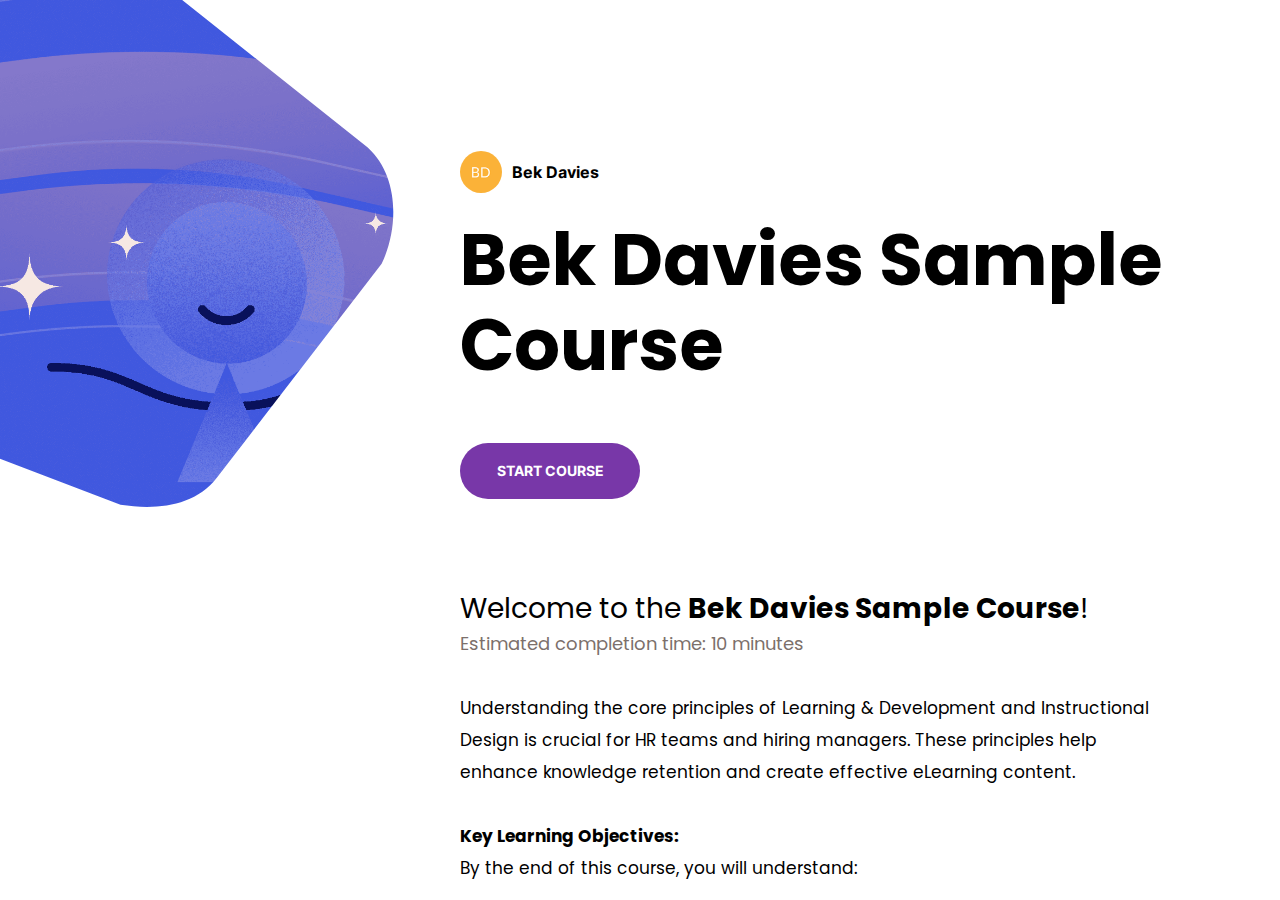
<file: index.html>
<!DOCTYPE html>
<html lang="en" class="">
  <head>
    <meta http-equiv="X-UA-Compatible" content="IE=edge,chrome=1">
    <meta name="viewport" content="width=device-width, initial-scale=1">
    <meta charset="utf-8">

    <title>Bek Davies Sample Course</title>

    <link type="text/css" rel="stylesheet" href="lib/icomoon.css">
    <script type="text/javascript" src="lib/player-0.0.11.min.js"></script>
    <script type="text/javascript" src="lib/lzwcompress.js"></script>

    <!-- Resize Hack -->
    <script type="text/javascript">
      window.resizeTo(screen.width, screen.height);
    </script>
    
    <!--[if lt IE 9]>
    <script src="//html5shiv.googlecode.com/svn/trunk/html5.js"></script>
    <![endif]-->

    <script id="__ENTRY__" type="application/json">
      {".js":["rise/5403aef5.js"]}
    </script>

    <script id="__REMOTE_ENTRIES__" type="application/json">
      {"mondrian":{".js":["mondrian/entry.js"]}}
    </script>

    <script>
      (function() {
        const jsonp = {}

        function loadModule(manifest) {
          const p = []

          if (manifest['.css'] != null) {
            for (var idx = 0; idx < manifest['.css'].length; idx++) {
              p.push(new Promise((resolve, reject) => {
                var link = document.createElement('link')
                link.onload = resolve
                link.onerror = reject
                link.rel = 'stylesheet'
                link.href = 'lib/' + manifest['.css'][idx]
                document.body.appendChild(link)
              }))
            }
          }

          if (manifest['.js'] != null) {
            for (var idx = 0; idx < manifest['.js'].length; idx++) {
              p.push(new Promise((resolve, reject) => {
                var script = document.createElement('script')
                script.onload = resolve
                script.onerror = reject
                script.src = 'lib/' + manifest['.js'][idx]
                document.body.appendChild(script)
              }))
            }
          }

          return Promise.all(p)
        }

        function deserialize(str) {
          const buffer = Uint8Array.from(atob(str), c => c.charCodeAt(0))
          const json = new TextDecoder().decode(buffer)
          const result = JSON.parse(json)
          return result
        }

        function __loadEntry() {
          return loadModule(JSON.parse(document.getElementById('__ENTRY__').textContent))
        }

        function __loadRemoteEntry(name) {
          const manifest = JSON.parse(document.getElementById('__REMOTE_ENTRIES__').textContent)
          if (manifest[name] == null) throw new Error(`Missing manifest for remote entry "${name}".`)
          return loadModule(manifest[name])
        }
        
        async function __loadJsonp(id, path) {
          try {
            return await new Promise((resolve, reject) => {
              try {
                jsonp[id] = resolve
                const script = document.createElement('script')
                script.onerror = reject
                script.src = `./${path}`
                document.head.appendChild(script)
              } catch (err) {
                reject(err)
              }
            })
          } finally {
            delete jsonp[id]
          }
        }

        function __resolveJsonp(id, data) {
          const resolve = jsonp[id]
          if (typeof resolve !== 'function') {
            throw new Error(`Could not load JSONP "${id}"`)
          }
          resolve(data)
        }

        async function __fetchCourse(name) {
          name = name == null ? window.i18n.default : name
          if (!window.i18n.available.includes(name)) {
            console.warn(`Could not load locale "${name}"`)
            name = window.i18n.available[0]
          }
          const encoded = await __loadJsonp(`course:${name}`, `locales/${name}.js`)
          const courseData = deserialize(encoded)
          return courseData
        }

        window.__loadEntry = __loadEntry
        window.__loadRemoteEntry = __loadRemoteEntry
        window.__loadJsonp = __loadJsonp
        window.__resolveJsonp = __resolveJsonp
        window.__fetchCourse = __fetchCourse
      })()
    </script>
  </head>
  <body>
    <div id="app"></div>
    <script type="text/javascript">
  (function(root) {
    window.i18n = {"available":["und"],"default":"und"};
    window.partnerContent = [];

    function isExport() {
      return true;
    }

    function resolvePath(path) {
      return ('assets/').concat(path);
    }

    function resolveFontPath(font) {
      return ('lib/fonts/').concat(font.key.split('/').reverse()[0]);
    }

    function fetchAvailableLocales() {
      return window.i18n
    }

    root.Runtime = {
      fetch: window.__fetchCourse,
      fetchAvailableLocales: fetchAvailableLocales,
      isExport: isExport,
      resolvePath: resolvePath,
      resolveFontPath: resolveFontPath
    };
  }(window));
</script>

    
    <script>__loadEntry()</script>
    
  </body>
</html>
</file>
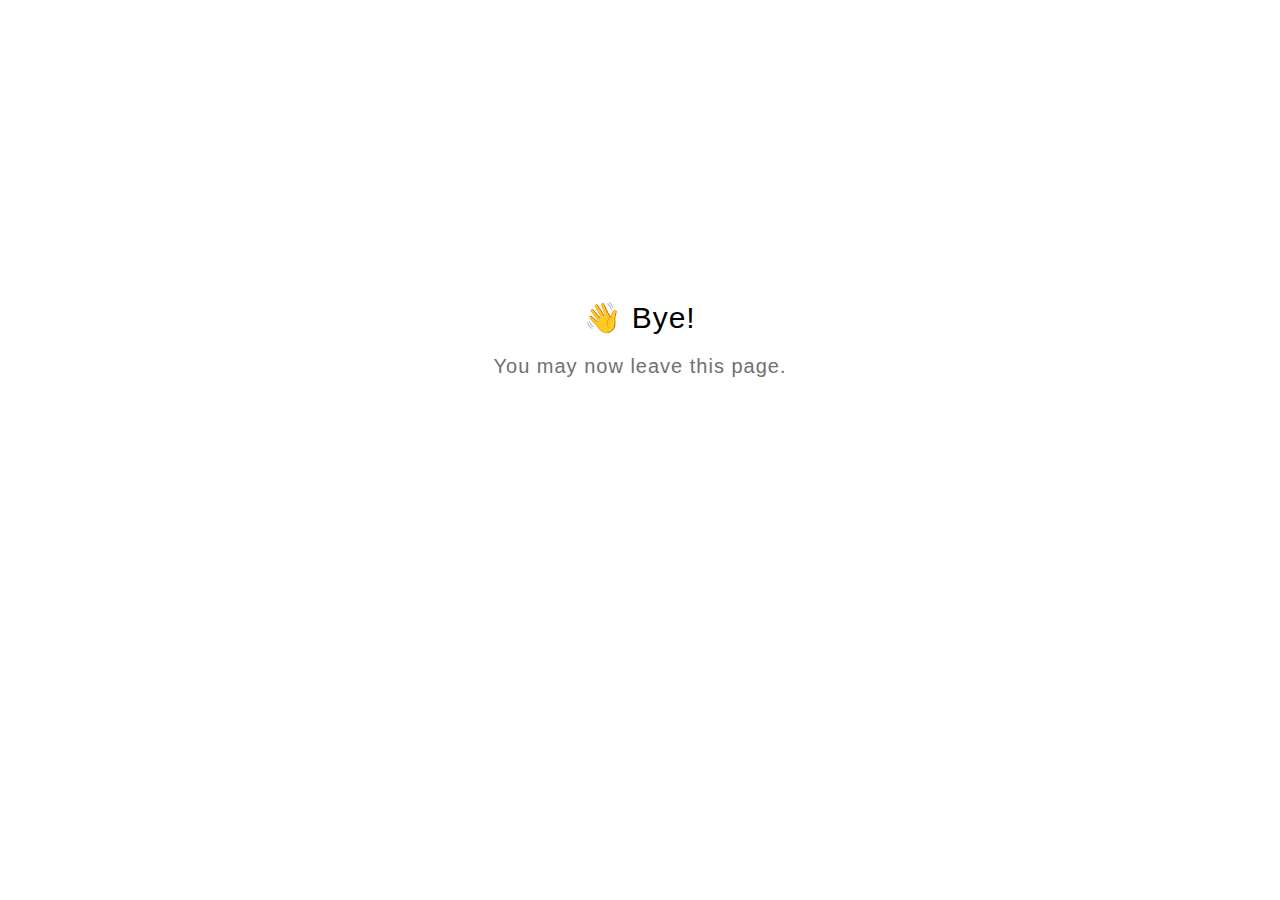
<file: goodbye.html>
<!DOCTYPE html>
<html lang="en">
  <head>
    <title>Goodbye</title>
    <meta charset="utf-8" lang="en">
    <style>
      html {
        font-size: 20px;
        font-family: 'lato', sans-serif;
        font-weight: lighter;
        letter-spacing: 0.05rem;
      }

      .goodbye-container {
        text-align: center;
        margin-top: 15rem;
      }

      .bye-message {
        font-size: 1.5rem;
      }

      .exit-text {
        color: #707070;
        margin-top: 1rem;
      }
    </style>
  </head>
  <body>
    <div class="goodbye-container">
      <div class="bye-message">👋 Bye!</div>
      <div class="exit-text">You may now leave this page.</div>
    </div>
  </body>
</html>
</file>
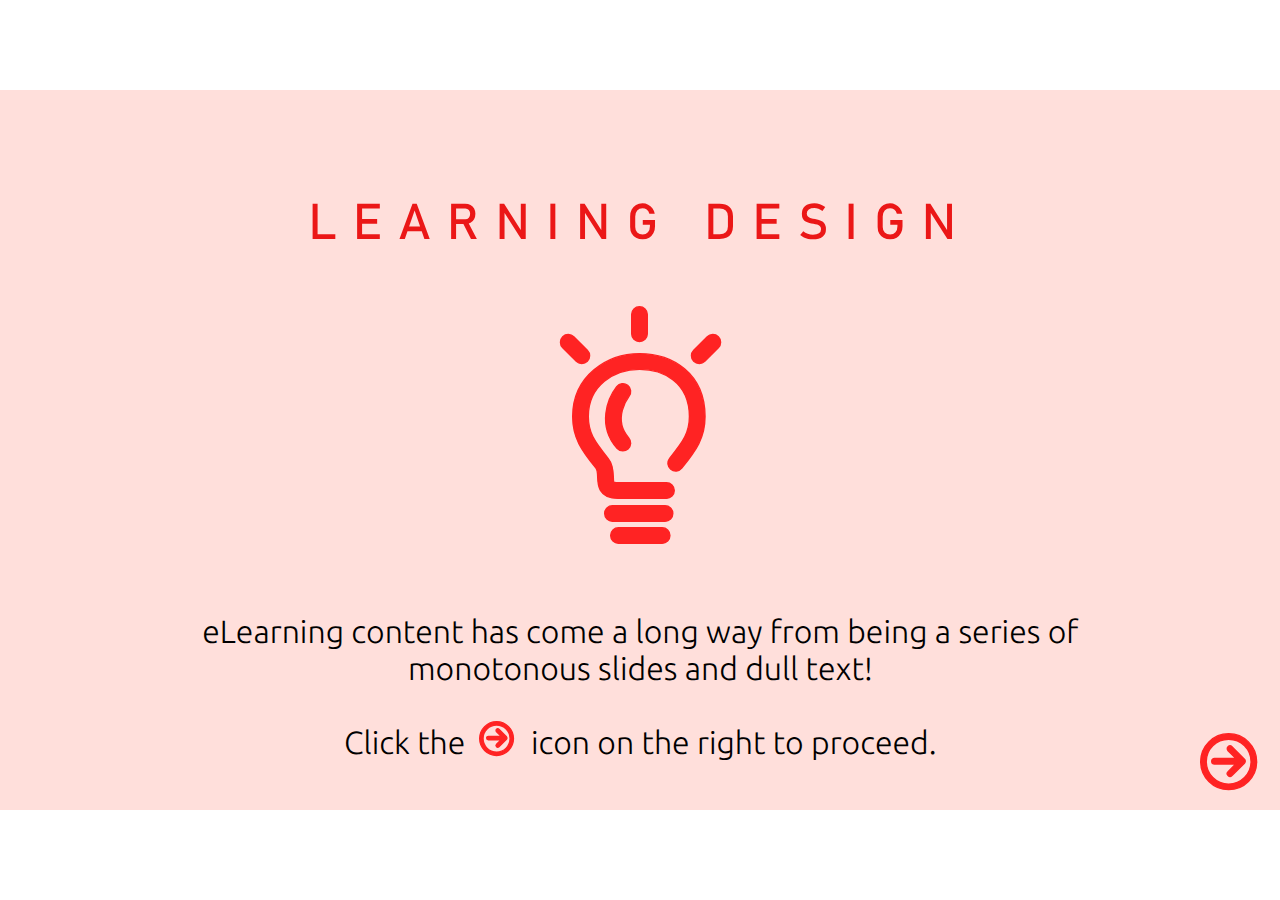
<file: assets/9N6ea6Z5avRjUqSz/story.html>
﻿<!doctype html>
<html lang="en-US">
<head>
  <meta charset="utf-8">
  <!-- Created using Storyline 360 x64 - http://www.articulate.com  -->
  <!-- version: 3.94.33511.0 -->
  <title>Learning Design</title>
  <meta http-equiv="x-ua-compatible" content="IE=edge"/>
  <meta name="viewport" content="width=device-width,initial-scale=1,user-scalable=no,shrink-to-fit=no,minimal-ui"/>
  <meta name="apple-mobile-web-app-capable" content="yes"/>
  <style>
    html, body { height: 100%; padding: 0; margin: 0 }
    #app { height: 100%; width: 100%; }
  </style>

  <script>
    window.DS = {};
    window.globals = {
      DATA_PATH_BASE: '',
      HAS_FRAME: true,
      HAS_SLIDE: true,

      lmsPresent: false,
      tinCanPresent: false,
      cmi5Present: false,
      aoSupport: false,
      scale: 'noscale',
      captureRc: false,
      browserSize: 'optimal',
      bgColor: '#FFFFFF',
      features: 'DropInAcc,DropInBase,DropInCore,DropInInteractions,DropInMisc,DropInVectors,DropInVideo,LayerPresentAsDialog,MultipleQuizTracking,UpdatedThemeEditor',
      themeName: 'unified',
      preloaderColor: '#8C8C8C',
      suppressAnalytics: false,
      productChannel: 'stable',
      publishSource: 'storyline',
      aid: 'aid|692fcbe8-da1c-46d5-bb01-0c0bcf866e33',
      cid: 'd69cdf36-3638-4624-be4b-4a5d78874c09',
      playerVersion: '3.94.33511.0',
      publishTimestamp: '2024-11-28T02:54:49.1350234Z',
      maxIosVideoElements: 10,
      connectionSettings: { message: 'You%20are%20offline.%20Trying%20to%20reconnect...', useDarkTheme: true, mode: 'disabled' },
      hasFeature: function(feature) {
        return this.features.split(',').includes(feature);
      },
      
      parseParams: function(qs) {
        if (window.globals.parsedParams != null) {
          return window.globals.parsedParams;
        }
        qs = (qs || window.location.search.substr(1)).split('+').join(' ');
        var params = {},
            tokens,
            re = /[?&]?([^=]+)=([^&]*)/g;

        while (tokens = re.exec(qs)) {
          params[decodeURIComponent(tokens[1]).trim()] =
            decodeURIComponent(tokens[2]).trim();
        }
        window.globals.parsedParams = params;
        return params;
      }

    };
  </script>
  <script>
    var isIe11 = ('ActiveXObject' in window || window.MSBlobBuilder != null)
      && window.msCrypto != null && !window.ActiveXObject;
    if (isIe11) {
      window.globals.unsupportedBrowser = true;
      document.write(atob('[base64]'));
    }
  </script>

  <script>
    if (window.globals.hasFeature('MultiLanguageSinglePackageSupport')) {
      
      
    }
  </script>

  
  <script>window.THREE = { };</script>
  
<meta name="robots" content="noindex, nofollow"></head>
<body style="background: #FFFFFF" class="cs-HTML theme-unified">
<script src="player-interface.js"></script>
  <script>!function(){var e,i=/iPhone/i,o=/iPod/i,n=/iPad/i,t=/\biOS-universal(?:.+)Mac\b/i,r=/\bAndroid(?:.+)Mobile\b/i,a=/Android/i,d=/(?:SD4930UR|\bSilk(?:.+)Mobile\b)/i,p=/Silk/i,l=/Windows Phone/i,u=/\bWindows(?:.+)ARM\b/i,b=/BlackBerry/i,s=/BB10/i,c=/Opera Mini/i,f=/\b(CriOS|Chrome)(?:.+)Mobile/i,h=/Mobile(?:.+)Firefox\b/i,v=function(e){return void 0!==e&&"MacIntel"===e.platform&&"number"==typeof e.maxTouchPoints&&e.maxTouchPoints>1&&"undefined"==typeof MSStream};e=function(e){var m={userAgent:"",platform:"",maxTouchPoints:0};e||"undefined"==typeof navigator?"string"==typeof e?m.userAgent=e:e&&e.userAgent&&(m={userAgent:e.userAgent,platform:e.platform,maxTouchPoints:e.maxTouchPoints||0}):m={userAgent:navigator.userAgent,platform:navigator.platform,maxTouchPoints:navigator.maxTouchPoints||0};var g=m.userAgent,y=g.split("[FBAN");void 0!==y[1]&&(g=y[0]),void 0!==(y=g.split("Twitter"))[1]&&(g=y[0]);var A=function(e){return function(i){return i.test(e)}}(g),w={apple:{phone:A(i)&&!A(l),ipod:A(o),tablet:!A(i)&&(A(n)||v(m))&&!A(l),universal:A(t),device:(A(i)||A(o)||A(n)||A(t)||v(m))&&!A(l)},amazon:{phone:A(d),tablet:!A(d)&&A(p),device:A(d)||A(p)},android:{phone:!A(l)&&A(d)||!A(l)&&A(r),tablet:!A(l)&&!A(d)&&!A(r)&&(A(p)||A(a)),device:!A(l)&&(A(d)||A(p)||A(r)||A(a))||A(/\bokhttp\b/i)},windows:{phone:A(l),tablet:A(u),device:A(l)||A(u)},other:{blackberry:A(b),blackberry10:A(s),opera:A(c),firefox:A(h),chrome:A(f),device:A(b)||A(s)||A(c)||A(h)||A(f)},any:!1,phone:!1,tablet:!1};return w.any=w.apple.device||w.android.device||w.windows.device||w.other.device,w.phone=w.apple.phone||w.android.phone||w.windows.phone,w.tablet=w.apple.tablet||w.android.tablet||w.windows.tablet,w}(),"object"==typeof exports&&"undefined"!=typeof module?module.exports=e:"function"==typeof define&&define.amd?define((function(){return e})):this.isMobile=e}();
    window.isMobile.apple.tablet = window.isMobile.apple.tablet ||
      (navigator.platform === 'MacIntel' && navigator.maxTouchPoints > 1);
    window.isMobile.apple.device = window.isMobile.apple.device || window.isMobile.apple.tablet;
    window.isMobile.tablet = window.isMobile.tablet || window.isMobile.apple.tablet;
    window.isMobile.any = window.isMobile.any || window.isMobile.apple.tablet;
  </script>

  <div id="focus-sink" tabindex="-1"></div>

  <div id="preso"></div>
  <script>
    (function() {

      var classTypes = [ 'desktop', 'mobile', 'phone', 'tablet' ];

      var addDeviceClasses = function(prefix, testObj) {
        var curr, i;
        for (i = 0; i < classTypes.length; i++) {
          curr = classTypes[i];
          if (testObj[curr]) {
            document.body.classList.add(prefix + curr);
          }
        }
      };

      var params = window.globals.parseParams(),
          isDevicePreview = params.devicepreview === '1',
          isPhoneOverride = params.deviceType === 'phone' || (isDevicePreview && params.phone == '1'),
          isTabletOverride = (params.deviceType === 'tablet' || isDevicePreview) && !isPhoneOverride,
          isMobileOverride = isPhoneOverride || isTabletOverride;

      var deviceView = {
        desktop: !window.isMobile.any && !isMobileOverride,
        mobile: window.isMobile.any || isMobileOverride,
        phone: isPhoneOverride || (window.isMobile.phone && !isTabletOverride),
        tablet: isTabletOverride || window.isMobile.tablet
      };

      window.globals.deviceView = deviceView;
      window.isMobile.desktop = !window.isMobile.any;
      window.isMobile.mobile = window.isMobile.any;

      addDeviceClasses('view-', deviceView);

    })();
  </script>
  
  <script src='story_content/triggers.js' type=text/javascript></script>
<script src='story_content/user.js' type=text/javascript></script>
  <div class="slide-loader"></div>

  <script>
    var doc = document, loader = doc.body.querySelector('.slide-loader'); [ 1, 2, 3 ].forEach(function(n) { var d = doc.createElement('div'); d.style.backgroundColor = window.globals.preloaderColor; d.classList.add('mobile-loader-dot'); d.classList.add('dot' + n); loader.appendChild(d); });
  </script>

  <div class="mobile-load-title-overlay" style="display: none">
    <div class="mobile-load-title">Learning Design</div>
  </div>

  <div class="mobile-chrome-warning"></div>

  
<style>
  .warn-connection-dialog {
    display: none;
    background: transparent;
    pointer-events: all;
    position: fixed;
    left: 0;
    top: 0;
    width: 100%;
    height: 100%;
    z-index: 999;
  }

  .warn-connection-content {
    pointer-events: all;
    border-radius: 4px;
    background: white;
    border: 1px solid #E7E7E7;
    color: #333333;
    box-shadow: 0 2px 4px rgba(0, 0, 0, 0.25);
    transition: all 150ms ease-out;
    position: absolute;
    white-space: nowrap;
  }

  .view-phone.is-landscape .warn-connection-content {
    left: 23px;
    bottom: 23px;
  }

  .view-tablet.is-landscape .warn-connection-content {
    left: 50%;
    top: 20px;
    transform: translateX(-50%);
  }

  .view-mobile.is-portrait .warn-connection-content {
    transform: translate(-50%, calc(-100% - 15px));
  }

  .warn-connection-content p {
    display: inline-block;
    margin: 0 8px 0 0;
    line-height: 33px;
    font-size: 11px;
  }

  .warn-connection-content svg {
    position: relative;
    vertical-align: middle;
    margin: 0 2px 2px 8px;
  }

  .view-desktop .warn-connection-content {
    left: 1.5em;
    bottom: 1.5em;
  }

  .view-desktop .warn-connection-content p {
    font-size: 1.1em;
  }

  .is-offline .warn-connection-dialog {
    display: block;
  }

  .is-offline .cs-panel * {
    pointer-events: none !important;
  }

  .is-offline .cs-panel {
    pointer-events: all !important;
  }

  .is-offline #nav-controls * {
    pointer-events: none !important;
  }

  .is-offline #nav-controls {
    pointer-events: all !important;
  }
</style>

<div class="warn-connection-dialog" role="alertdialog" aria-modal="true" tabindex="0" aria-labelledby="warn-connection-message">
  <div class="warn-connection-content">
    <svg width="17" height="15" viewBox="0 0 17 15" xmlns="http://www.w3.org/2000/svg">
      <path fill="#8F0000" stroke="white" d="M16.07,12.98 L15.88,12.23 L9.51,1.21 C8.97,0.26,7.6,0.26,7.06,1.21 L0.69,12.23 C0.15,13.16,0.81,14.36,1.91,14.36 H14.65 C15.47,14.36,16.05,13.7,16.07,12.98 Z"/>
      <path fill="white" stroke="white" d="M8.58,5.5 C8.35,5.28,8.5,5.35,8.21,5.32 C8.09,5.35,7.97,5.49,7.96,5.67 C7.97,5.79,7.98,5.92,7.98,6.04 L7.98,6.04 C7.99,6.17,8,6.31,8.01,6.43 L8.01,6.44 C8.03,6.92,8.06,7.41,8.09,7.9 L8.09,7.9 C8.12,8.39,8.14,8.88,8.17,9.37 C8.17,9.39,8.18,9.42,8.2,9.44 C8.23,9.46,8.25,9.47,8.28,9.47 C8.31,9.47,8.34,9.46,8.35,9.44 C8.37,9.43,8.38,9.4,8.39,9.35 L8.39,9.34 C8.39,9.24,8.4,9.15,8.4,9.05 L8.4,9.05 C8.41,8.96,8.41,8.86,8.42,8.75 C8.43,8.44,8.45,8.12,8.47,7.81 L8.47,7.81 C8.49,7.49,8.51,7.18,8.53,6.87 C8.55,6.46,8.56,6.05,8.59,5.64 L8.6,5.62 C8.6,5.57,8.59,5.53,8.58,5.5 L8.21,5.32 Z"/>
      <circle fill="white" stroke="white" cx="8.3" cy="11.35" r="0.3"/>
    </svg>
    <p id="warn-connection-message">You are offline. Trying to reconnect...</p>
  </div>
</div>

<script>
  (function() {
    window.DS.connection = {
      warningShown: false,
      assets: {},
      loadingAssetGroup: false,
      retryDelay: 500
    };

    var connectionSettings = window.globals.connectionSettings || {};

    var useConnectionMessages = window.AbortController != null &&
      window.location.protocol != 'file:' &&
      connectionSettings.mode === 'normal';

    window.DS.connection.useConnectionMessages = useConnectionMessages;

    var assetCount = 0;
    var checkLoadedId;


    if (useConnectionMessages && connectionSettings != null) {
      var contentEl = document.querySelector('.warn-connection-content');
      var messageEl = contentEl.querySelector('p');

      if (connectionSettings.useDarkTheme) {
        contentEl.style.borderColor = '#BABBBA';
        contentEl.style.backgroundColor = '#282828';
        contentEl.style.color = '#FFFFFF';
      }

      if (connectionSettings.message != null) {
        messageEl.textContent = window.decodeURIComponent(connectionSettings.message);
      }
    }

    function checkAssetsReady() {
      for (var i in DS.connection.assets) {
        if (!DS.connection.assets[i].success) {
          return false;
        }
      }
      return true;
    }

    function stopAssetGroup() {
      if (!useConnectionMessages) { return; }

      assetCount = 0;

      DS.connection.oldAssetGroup = DS.connection.assets;
      DS.connection.assets = {};
      DS.connection.loadingAssetGroup = false;
      clearInterval(checkLoadedId);
    }

    function startAssetGroup() {
      if (!useConnectionMessages) { return; }
      var ticks = 0;
      clearInterval(checkLoadedId);
      checkLoadedId = setInterval(function() {
        var loaded = 0;
        if (assetCount === 0 && loaded === 0) {
          clearInterval(checkLoadedId);
          return;
        }

        for (var i in DS.connection.assets) {
          if (DS.connection.assets[i].success) {
            loaded++;
          }
        }

        if (assetCount === loaded && checkAssetsReady()) {
          for (var i in DS.connection.assets) {
            if (DS.connection.assets[i].action) {
              DS.connection.assets[i].action();
            }
          }
          hideWarning();
          stopAssetGroup();
        }
      }, 100)
    }

    function requiredAsset(url, action, retry, type) {
      if (!useConnectionMessages) { return; }
      if (DS.connection.assets[url]) { return; }

      DS.connection.assets[url] = {
        success: false, action: action, retry: retry, type: type
      };
      assetCount = Object.keys(DS.connection.assets).length;
      if (!DS.connection.loadingAssetGroup) {
        startAssetGroup();
      }
      DS.connection.loadingAssetGroup = true;
    }

    function assetLoaded(url) {
      if (!useConnectionMessages) { return; }
      if (DS.connection.assets[url]) {
        DS.connection.assets[url].success = true;
      }
    }

    function assetFailed(url) {
      if (!useConnectionMessages) { return; }
      if (!DS.connection.assets[url]) {
        if (/\.js$/.test(url) && url.indexOf('transcripts') === -1) {
          setTimeout(function() {
            if (DS.connection.lastSlideLoaded != null) {
              DS.connection.lastSlideLoaded();
            }
          }, DS.connection.retryDelay);
        }
        return;
      }
      if (!DS.connection.warningShown) { showWarning(); }
      if (DS.connection.assets[url].retry) {
        setTimeout(function() {
          if (!DS.connection.assets[url].success) {
            DS.connection.assets[url].retry()
          }
        }, DS.connection.retryDelay);
      }
    }

    function hideWarning() {
      document.body.classList.remove('is-offline');
      DS.connection.warningShown = false;
      enableKeys();
    }
    DS.connection.hideWarning = hideWarning

    function showWarning(btn) {
      document.body.classList.add('is-offline')
      DS.connection.warningShown = true;
      updateWarningPosition();
      disableKeys();
    }

    function updateWarningPosition() {
      if (!DS.connection.warningShown) {
        return;
      }

      var isPortrait = document.body.classList.contains('is-portrait');
      var isMobile = document.body.classList.contains('view-mobile');
      var warningEl = document.querySelector('.warn-connection-content');

      if (isPortrait && isMobile) {
        var slide = document.querySelector('.primary-slide');
        var slideRect = slide != null
          ? slide.getBoundingClientRect()
          : { top: window.innerHeight, left: 0, width: window.innerWidth };

        warningEl.style.top = `${slideRect.top}px`
        warningEl.style.left = `${slideRect.left + slideRect.width / 2}px`
      } else {
        warningEl.style.top = null;
        warningEl.style.left = null;
      }

      window.requestAnimationFrame(updateWarningPosition);
    }

    function onDisableKeyDown(e) {
      e.preventDefault();
      e.stopImmediatePropagation();
    }

    function onDisableKeyUp(e) {
      e.preventDefault();
      e.stopImmediatePropagation();
    }

    var accStyle = document.createElement('style');
    var warnDialogEl = document.querySelector('.warn-connection-dialog');

    function disableKeys() {
      if (DS.views && DS.views.nsStack && DS.views.nsStack.length === 1) {
        DS.views.nsStack[0].tabReachable = false
        DS.views.nsStack[0].updateTabIndex(true, true);
      }

      accStyle.innerHTML = '.acc-shadow-dom { display: none; }';
      document.body.appendChild(accStyle);

      warnDialogEl.parentNode.append(warnDialogEl);
      warnDialogEl.focus();
    }

    function enableKeys() {
      accStyle.remove();
      if (DS.views && DS.views.nsStack && DS.views.nsStack.length === 1 && DS.views.nsStack[0].name === '_frame') {
        DS.views.nsStack[0].tabReachable = true;
        DS.views.nsStack[0].updateTabIndex();
      }
    }

    // these will all be noops if the feature flag isn't set in
    // the data and `window.globals.features`
    DS.connection.requiredAsset = requiredAsset;
    DS.connection.assetLoaded = assetLoaded;
    DS.connection.assetFailed = assetFailed;
    DS.connection.stopAssetGroup = stopAssetGroup;
    DS.connection.startAssetGroup = startAssetGroup;
  })();
</script>


  <script>
    
    if (window.autoSpider && window.vInterfaceObject) {
      document.querySelector('.mobile-load-title-overlay').style.display = 'none';
    }
  </script>

  

  <link rel="stylesheet" href="html5/data/css/output.min.css" data-noprefix/>
</body>
<script src="html5/lib/scripts/bootstrapper.min.js"></script>
</html>
</file>
<file: lib/icomoon.css>
@font-face {
	font-family: 'icomoon';
	src:  url('fonts/icomoon.ttf') format('truetype'),
				url('fonts/icomoon.woff') format('woff');
	font-weight: normal;
	font-style: normal;
}

[class^="icon-"], [class*=" icon-"] {
	/* use !important to prevent issues with browser extensions that change fonts */
	font-family: 'icomoon' !important;
	speak: none;
	font-style: normal;
	font-weight: normal;
	font-variant: normal;
	text-transform: none;
	line-height: 1;

	/* Better Font Rendering =========== */
	-webkit-font-smoothing: antialiased;
	-moz-osx-font-smoothing: grayscale;
}

.icon-edit-author-name:before {
	content: "\e976";
}
.icon-lock:before {
	content: "\e977";
}
.icon-checkmark-valid:before {
	content: "\e95d";
}
.icon-close-media-panel:before {
	content: "\e95e";
}
.icon-trash4:before {
	content: "\e95f";
}
.icon-x-invalid-url:before {
	content: "\e960";
}
.icon-attach2:before {
	content: "\e961";
}
.icon-bold:before {
	content: "\e962";
}
.icon-fontcolor:before {
	content: "\e963";
}
.icon-fontsize:before {
	content: "\e964";
}
.icon-italic:before {
	content: "\e965";
}
.icon-link:before {
	content: "\e966";
}
.icon-orderedlist:before {
	content: "\e967";
}
.icon-quote:before {
	content: "\e968";
}
.icon-unorderedlist:before {
	content: "\e969";
}
.icon-feedback:before {
	content: "\e910";
}
.icon-review:before {
	content: "\e911";
}
.icon-customizable:before {
	content: "\e908";
}
.icon-design:before {
	content: "\e909";
}
.icon-interactions:before {
	content: "\e90a";
}
.icon-questions:before {
	content: "\e90b";
}
.icon-scenarios2:before {
	content: "\e90c";
}
.icon-slides:before {
	content: "\e90d";
}
.icon-desktop:before {
	content: "\e902";
}
.icon-expressions:before {
	content: "\e903";
}
.icon-poses:before {
	content: "\e904";
}
.icon-retina:before {
	content: "\e905";
}
.icon-scenarios:before {
	content: "\e906";
}
.icon-transparency:before {
	content: "\e907";
}
.icon-Master-01:before {
	content: "\e934";
}
.icon-Master-02:before {
	content: "\e93a";
}
.icon-Master-03:before {
	content: "\e939";
}
.icon-Master-04:before {
	content: "\e936";
}
.icon-Master-05:before {
	content: "\e93b";
}
.icon-Master-06:before {
	content: "\e935";
}
.icon-Master-07:before {
	content: "\e937";
}
.icon-Master-08:before {
	content: "\e938";
}
.icon-Master-09:before {
	content: "\e922";
}
.icon-Master-10:before {
	content: "\e926";
}
.icon-Master-11:before {
	content: "\e924";
}
.icon-Master-12:before {
	content: "\e928";
}
.icon-Master-13:before {
	content: "\e923";
}
.icon-Master-14:before {
	content: "\e925";
}
.icon-Master-15:before {
	content: "\e929";
}
.icon-Master-16:before {
	content: "\e927";
}
.icon-Master-17:before {
	content: "\e92b";
}
.icon-Master-18:before {
	content: "\e92c";
}
.icon-Master-19:before {
	content: "\e92d";
}
.icon-Master-20:before {
	content: "\e92e";
}
.icon-Master-21:before {
	content: "\e92f";
}
.icon-Master-22:before {
	content: "\e930";
}
.icon-Master-23:before {
	content: "\e931";
}
.icon-Master-24:before {
	content: "\e932";
}
.icon-Master-25:before {
	content: "\e933";
}
.icon-Master-26:before {
	content: "\e92a";
}
.icon-check-circle:before {
	content: "\e803";
}
.icon-trash:before {
	content: "\e804";
}
.icon-rotation:before {
	content: "\e91a";
}
.icon-vector:before {
	content: "\e91b";
}
.icon-mute:before {
	content: "\e90e";
}
.icon-volume:before {
	content: "\e90f";
}
.icon-logo:before {
	content: "\e805";
}
.icon-share:before {
	content: "\e801";
}
.icon-sorting:before {
	content: "\e91c";
}
.icon-more:before {
	content: "\e91d";
}
.icon-copy:before {
	content: "\e951";
}
.icon-clock:before {
	content: "\e915";
}
.icon-quotes-left:before {
	content: "\e918";
}
.icon-list-numbered:before {
	content: "\e916";
}
.icon-list2:before {
	content: "\e917";
}
.icon-plus:before {
	content: "\e60a";
}
.icon-info:before {
	content: "\e974";
}
.icon-cross:before {
	content: "\e913";
}
.icon-checkmark:before {
	content: "\e975";
}
.icon-arrow-up2:before {
	content: "\e959";
}
.icon-arrow-down2:before {
	content: "\e95a";
}
.icon-sort-alpha-asc:before {
	content: "\e912";
}
.icon-rtf:before {
	content: "\e94b";
}
.icon-doc:before {
	content: "\e94a";
}
.icon-pdf:before {
	content: "\e94c";
}
.icon-ppt:before {
	content: "\e94d";
}
.icon-file:before {
	content: "\e94e";
}
.icon-xls:before {
	content: "\e94f";
}
.icon-zip:before {
	content: "\e950";
}
.icon-file-alt:before {
	content: "\e944";
}
.icon-doc-alt:before {
	content: "\e943";
}
.icon-pdf-alt:before {
	content: "\e945";
}
.icon-ppt-alt:before {
	content: "\e946";
}
.icon-rtf-alt:before {
	content: "\e947";
}
.icon-xls-alt:before {
	content: "\e948";
}
.icon-zip-alt:before {
	content: "\e949";
}
.icon-attach:before {
	content: "\e942";
}
.icon-reload:before {
	content: "\e941";
}
.icon-trash2:before {
	content: "\e60d";
}
.icon-arrow-left:before {
	content: "\e608";
}
.icon-arrow-right:before {
	content: "\e609";
}
.icon-check-alt:before {
	content: "\e606";
}
.icon-password-view:before {
	content: "\e972";
}
.icon-password-hide:before {
	content: "\e973";
}
.icon-view-grid:before {
	content: "\e96c";
}
.icon-grid-view:before {
	content: "\e96c";
}
.icon-view-list:before {
	content: "\e96d";
}
.icon-list-view:before {
	content: "\e96d";
}
.icon-blocks:before {
	content: "\e95b";
}
.icon-list3:before {
	content: "\e95c";
}
.icon-export:before {
	content: "\e958";
}
.icon-screencast:before {
	content: "\e957";
}
.icon-cursor:before {
	content: "\e956";
}
.icon-documents:before {
	content: "\e952";
}
.icon-duplicate:before {
	content: "\e952";
}
.icon-trash3:before {
	content: "\e953";
}
.icon-Article:before {
	content: "\e93c";
}
.icon-Interaction:before {
	content: "\e93d";
}
.icon-Quiz:before {
	content: "\e93e";
}
.icon-Video:before {
	content: "\e93f";
}
.icon-trashcan:before {
	content: "\e921";
}
.icon-marker_style:before {
	content: "\e920";
}
.icon-photo:before {
	content: "\e91f";
}
.icon-microphone:before {
	content: "\e91e";
}
.icon-plus2:before {
	content: "\e800";
}
.icon-processing:before {
	content: "\e607";
}
.icon-menu:before {
	content: "\e602";
}
.icon-headset:before {
	content: "\e603";
}
.icon-list:before {
	content: "\e604";
}
.icon-video:before {
	content: "\e605";
}
.icon-mail:before {
	content: "\e954";
}
.icon-remove:before {
	content: "\e955";
}
.icon-up-level-2:before {
	content: "\e96e";
}
.icon-up-level-list-2:before {
	content: "\e96f";
}
.icon-plus-circle:before {
	content: "\e802";
}
.icon-up-level:before {
	content: "\e970";
}
.icon-up-level-list:before {
	content: "\e971";
}
.icon-eye:before {
	content: "\e96b";
}
.icon-tick:before {
	content: "\e900";
}
.icon-check:before {
	content: "\e901";
}
.icon-link-alt:before {
	content: "\e919";
}
.icon-chevron-down:before {
	content: "\e60b";
}
.icon-chevron-up:before {
	content: "\e60c";
}
.icon-chevron-left:before {
	content: "\e600";
}
.icon-chevron:before {
	content: "\e601";
}
.icon-chevron-right:before {
	content: "\e601";
}
.icon-close-small:before {
	content: "\e940";
}
.icon-pie-chart:before {
	content: "\e914";
}
.icon-alert:before {
	content: "\e96a";
}
</file>
